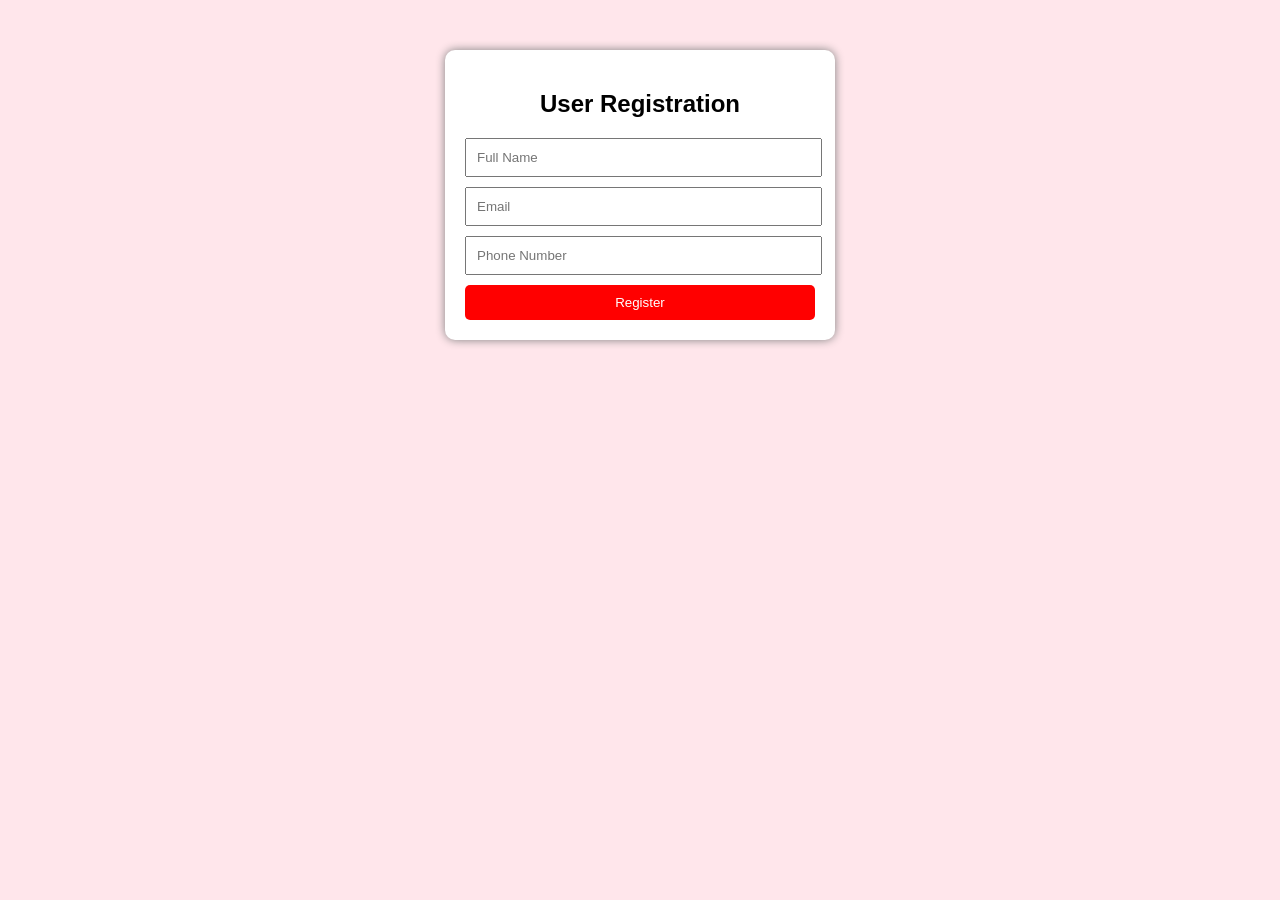
<file: index.html>
<!DOCTYPE html>
<html lang="en">
<head>
    <meta charset="UTF-8">
    <title>User Registration</title>
    <link rel="stylesheet" href="style.css">
</head>
<body>

<div class="container" id="formPage">
    <h2>User Registration</h2>
    <form id="regForm">
        <input type="text" id="name" placeholder="Full Name" required>
        <input type="email" id="email" placeholder="Email" required>
        <input type="text" id="phone" placeholder="Phone Number" required>
        <button type="submit">Register</button>
    </form>
</div>

<div class="container hidden" id="dataPage">
    <h2>Registered Users</h2>
    <table>
        <thead>
            <tr>
                <th>Name</th>
                <th>Email</th>
                <th>Phone</th>
            </tr>
        </thead>
        <tbody id="userTable"></tbody>
    </table>
    <button onclick="goBack()">Back</button>
</div>

<script src="script.js"></script>
</body>
</html>
</file>
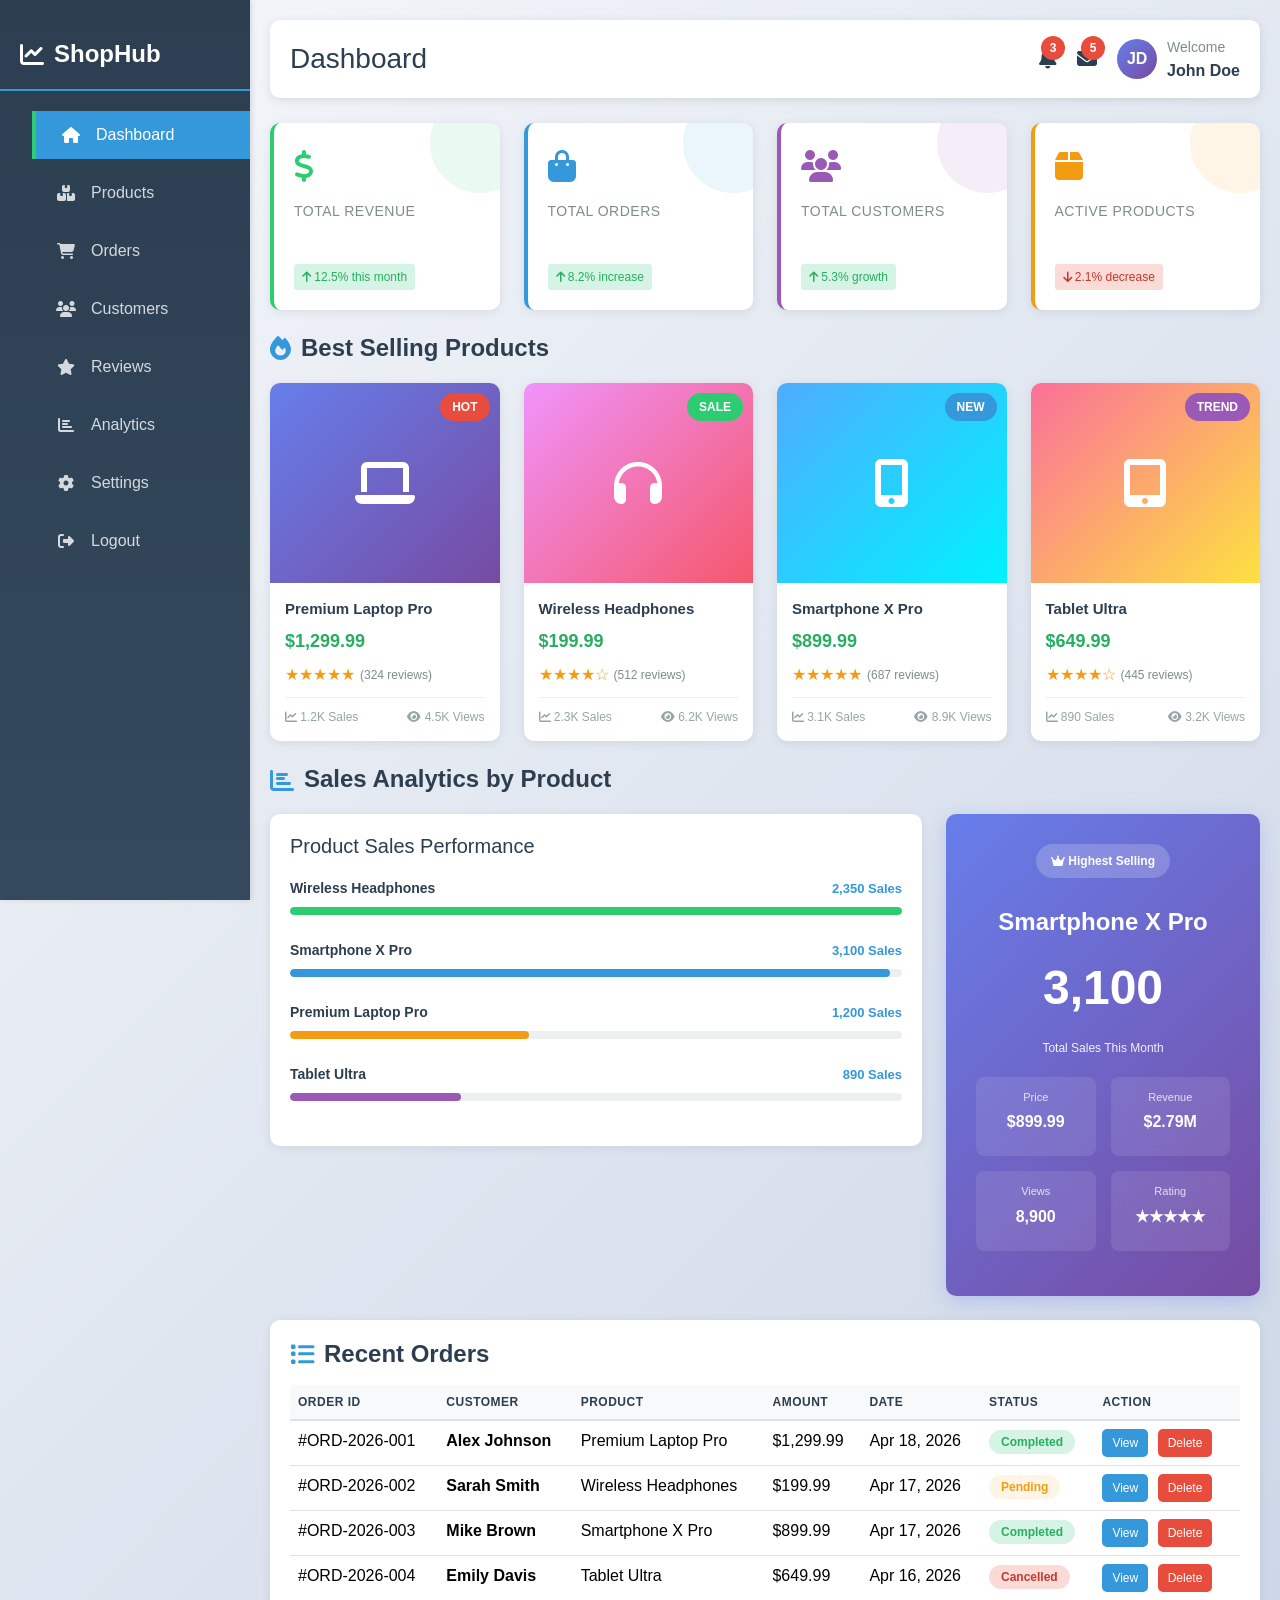
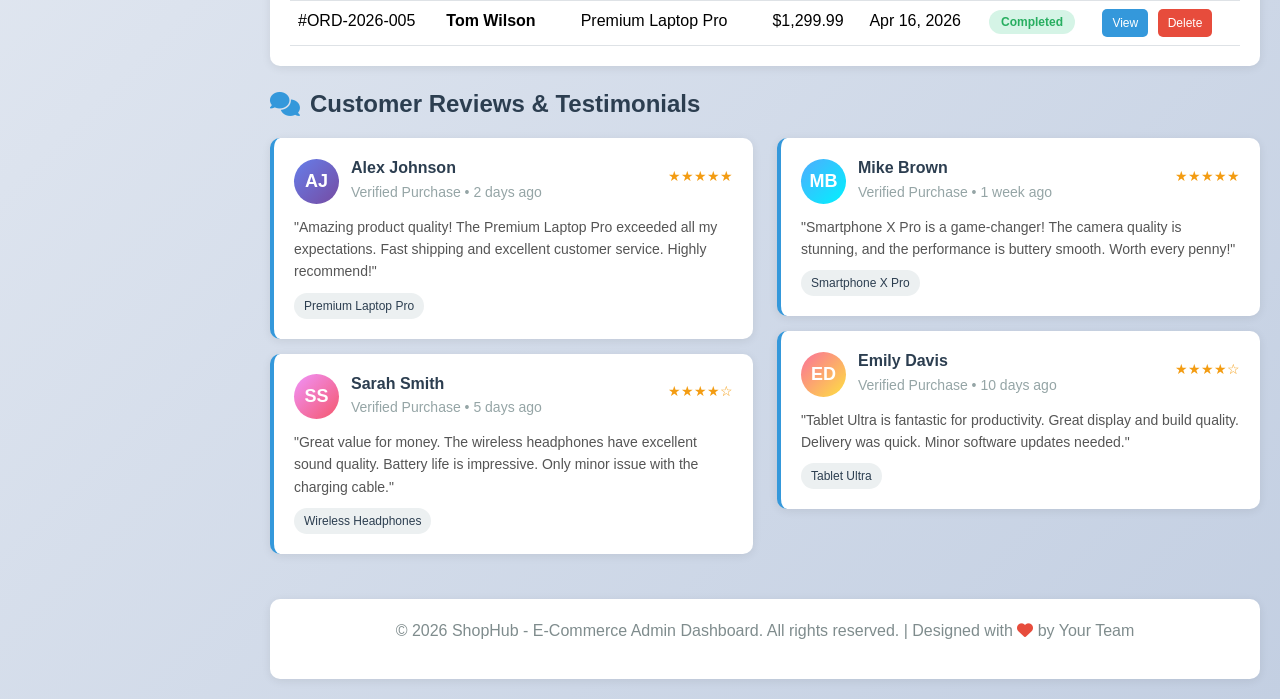
<file: dashboard.html>
<!DOCTYPE html>
<html lang="en">

<head>
    <meta charset="UTF-8">
    <meta name="viewport" content="width=device-width, initial-scale=1.0">
    <title>ECommerce Admin Dashboard</title>
    <!-- Bootstrap CSS -->
    <link href="https://cdnjs.cloudflare.com/ajax/libs/bootstrap/5.3.0/css/bootstrap.min.css" rel="stylesheet">
    <!-- Font Awesome for Icons -->
    <link href="https://cdnjs.cloudflare.com/ajax/libs/font-awesome/6.4.0/css/all.min.css" rel="stylesheet">


    <style>
        * {
            margin: 0;
            padding: 0;
            box-sizing: border-box;
        }

        body {
            font-family: 'Segoe UI', Tahoma, Geneva, Verdana, sans-serif;
            background: linear-gradient(135deg, #f5f7fa 0%, #c3cfe2 100%);
            min-height: 100vh;
        }

        /* SIDEBAR STYLING */
        .sidebar {
            position: fixed;
            left: 0;
            top: 0;
            height: 100vh;
            width: 250px;
            background: linear-gradient(180deg, #2c3e50 0%, #34495e 100%);
            color: white;
            padding-top: 20px;
            overflow-y: auto;
            box-shadow: 2px 0 5px rgba(0, 0, 0, 0.1);
            z-index: 999;
            transition: transform 0.3s ease;
        }

        .sidebar.hide {
            transform: translateX(-100%);
        }

        .sidebar-header {
            padding: 20px;
            border-bottom: 2px solid #3498db;
            margin-bottom: 20px;
        }

        .sidebar-header h2 {
            font-size: 1.5rem;
            font-weight: bold;
            margin: 0;
            display: flex;
            align-items: center;
            gap: 10px;
        }

        .sidebar-menu {
            list-style: none;
        }

        .sidebar-menu li {
            margin: 10px 0;
        }

        .sidebar-menu a {
            display: flex;
            align-items: center;
            gap: 15px;
            padding: 12px 20px;
            color: rgba(255, 255, 255, 0.8);
            text-decoration: none;
            transition: all 0.3s ease;
            border-left: 4px solid transparent;
        }

        .sidebar-menu a:hover,
        .sidebar-menu a.active {
            background-color: #3498db;
            color: white;
            border-left-color: #2ecc71;
            padding-left: 25px;
        }

        .sidebar-menu i {
            width: 20px;
            text-align: center;
        }

        /* MAIN CONTENT */
        .main-content {
            margin-left: 250px;
            padding: 20px;
            transition: margin-left 0.3s ease;
        }

        .main-content.full-width {
            margin-left: 0;
        }

        /* TOP NAVBAR */
        .top-navbar {
            background: white;
            padding: 15px 20px;
            border-radius: 10px;
            box-shadow: 0 2px 10px rgba(0, 0, 0, 0.1);
            margin-bottom: 25px;
            display: flex;
            justify-content: space-between;
            align-items: center;
            flex-wrap: wrap;
            gap: 15px;
        }

        .navbar-left {
            display: flex;
            align-items: center;
            gap: 15px;
        }

        .toggle-btn {
            background: #3498db;
            color: white;
            border: none;
            padding: 8px 12px;
            border-radius: 5px;
            cursor: pointer;
            font-size: 18px;
            transition: all 0.3s ease;
        }

        .toggle-btn:hover {
            background: #2980b9;
        }

        .search-box {
            position: relative;
            flex: 1;
            max-width: 400px;
        }

        .search-box input {
            width: 100%;
            padding: 10px 15px 10px 40px;
            border: 1px solid #ddd;
            border-radius: 5px;
            transition: all 0.3s ease;
        }

        .search-box input:focus {
            outline: none;
            border-color: #3498db;
            box-shadow: 0 0 5px rgba(52, 152, 219, 0.3);
        }

        .search-box i {
            position: absolute;
            left: 12px;
            top: 50%;
            transform: translateY(-50%);
            color: #999;
        }

        .navbar-right {
            display: flex;
            align-items: center;
            gap: 20px;
        }

        .notification-badge {
            position: relative;
            cursor: pointer;
            font-size: 20px;
            color: #2c3e50;
            transition: color 0.3s ease;
        }

        .notification-badge:hover {
            color: #3498db;
        }

        .badge {
            position: absolute;
            top: -8px;
            right: -8px;
            background: #e74c3c;
            color: white;
            border-radius: 50%;
            width: 24px;
            height: 24px;
            display: flex;
            align-items: center;
            justify-content: center;
            font-size: 12px;
            font-weight: bold;
        }

        .user-profile {
            display: flex;
            align-items: center;
            gap: 10px;
            cursor: pointer;
        }

        .user-avatar {
            width: 40px;
            height: 40px;
            border-radius: 50%;
            background: linear-gradient(135deg, #667eea 0%, #764ba2 100%);
            display: flex;
            align-items: center;
            justify-content: center;
            color: white;
            font-weight: bold;
        }

        /* STAT CARDS */
        .stat-card {
            background: white;
            border-radius: 10px;
            padding: 20px;
            box-shadow: 0 2px 10px rgba(0, 0, 0, 0.08);
            transition: all 0.3s ease;
            border-left: 4px solid;
            position: relative;
            overflow: hidden;
        }

        .stat-card:hover {
            transform: translateY(-5px);
            box-shadow: 0 5px 20px rgba(0, 0, 0, 0.15);
        }

        .stat-card.revenue {
            border-left-color: #2ecc71;
        }

        .stat-card.revenue::before {
            content: '';
            position: absolute;
            top: 0;
            right: 0;
            width: 100px;
            height: 100px;
            background: rgba(46, 204, 113, 0.1);
            border-radius: 50%;
            margin: -30px -30px 0 0;
        }

        .stat-card.orders {
            border-left-color: #3498db;
        }

        .stat-card.orders::before {
            content: '';
            position: absolute;
            top: 0;
            right: 0;
            width: 100px;
            height: 100px;
            background: rgba(52, 152, 219, 0.1);
            border-radius: 50%;
            margin: -30px -30px 0 0;
        }

        .stat-card.customers {
            border-left-color: #9b59b6;
        }

        .stat-card.customers::before {
            content: '';
            position: absolute;
            top: 0;
            right: 0;
            width: 100px;
            height: 100px;
            background: rgba(155, 89, 182, 0.1);
            border-radius: 50%;
            margin: -30px -30px 0 0;
        }

        .stat-card.products {
            border-left-color: #f39c12;
        }

        .stat-card.products::before {
            content: '';
            position: absolute;
            top: 0;
            right: 0;
            width: 100px;
            height: 100px;
            background: rgba(243, 156, 18, 0.1);
            border-radius: 50%;
            margin: -30px -30px 0 0;
        }

        .stat-icon {
            font-size: 32px;
            margin-bottom: 10px;
            position: relative;
            z-index: 1;
        }

        .stat-card.revenue .stat-icon {
            color: #2ecc71;
        }

        .stat-card.orders .stat-icon {
            color: #3498db;
        }

        .stat-card.customers .stat-icon {
            color: #9b59b6;
        }

        .stat-card.products .stat-icon {
            color: #f39c12;
        }

        .stat-title {
            font-size: 14px;
            color: #7f8c8d;
            margin-bottom: 8px;
            text-transform: uppercase;
            letter-spacing: 0.5px;
        }

        .stat-value {
            font-size: 28px;
            font-weight: bold;
            color: #2c3e50;
            margin-bottom: 10px;
        }

        .stat-change {
            font-size: 12px;
            display: inline-block;
            padding: 4px 8px;
            border-radius: 3px;
        }

        .stat-change.positive {
            background: #d5f4e6;
            color: #27ae60;
        }

        .stat-change.negative {
            background: #fadbd8;
            color: #c0392b;
        }

        /* SECTION TITLES */
        .section-title {
            font-size: 24px;
            font-weight: bold;
            color: #2c3e50;
            margin-bottom: 20px;
            display: flex;
            align-items: center;
            gap: 10px;
        }

        .section-title i {
            color: #3498db;
        }

        /* PRODUCTS SECTION */
        .product-card {
            background: white;
            border-radius: 10px;
            overflow: hidden;
            box-shadow: 0 2px 10px rgba(0, 0, 0, 0.08);
            transition: all 0.3s ease;
            height: 100%;
            display: flex;
            flex-direction: column;
        }

        .product-card:hover {
            transform: translateY(-5px);
            box-shadow: 0 5px 20px rgba(0, 0, 0, 0.15);
        }

        .product-image {
            width: 100%;
            height: 200px;
            background: linear-gradient(135deg, #667eea 0%, #764ba2 100%);
            display: flex;
            align-items: center;
            justify-content: center;
            color: white;
            font-size: 48px;
            position: relative;
        }

        .product-badge {
            position: absolute;
            top: 10px;
            right: 10px;
            background: #e74c3c;
            color: white;
            padding: 5px 12px;
            border-radius: 20px;
            font-size: 12px;
            font-weight: bold;
        }

        .product-info {
            padding: 15px;
            flex-grow: 1;
            display: flex;
            flex-direction: column;
        }

        .product-name {
            font-weight: bold;
            color: #2c3e50;
            margin-bottom: 8px;
            font-size: 15px;
        }

        .product-price {
            font-size: 18px;
            color: #27ae60;
            font-weight: bold;
            margin-bottom: 8px;
        }

        .product-rating {
            display: flex;
            align-items: center;
            gap: 5px;
            margin-bottom: 10px;
        }

        .product-rating .stars {
            color: #f39c12;
            ;
        }

        .product-rating .rating-text {
            font-size: 12px;
            color: #7f8c8d;
        }

        .product-stats {
            display: flex;
            justify-content: space-between;
            font-size: 12px;
            color: #95a5a6;
            margin-top: auto;
            padding-top: 10px;
            border-top: 1px solid #ecf0f1;
        }

        /* REVIEWS SECTION */
        .review-card {
            background: white;
            border-radius: 10px;
            padding: 20px;
            box-shadow: 0 2px 10px rgba(0, 0, 0, 0.08);
            margin-bottom: 15px;
            transition: all 0.3s ease;
            border-left: 4px solid #3498db;
        }

        .review-card:hover {
            box-shadow: 0 5px 20px rgba(0, 0, 0, 0.15);
        }

        .review-header {
            display: flex;
            align-items: center;
            gap: 12px;
            margin-bottom: 12px;
        }

        .reviewer-avatar {
            width: 45px;
            height: 45px;
            border-radius: 50%;
            background: linear-gradient(135deg, #667eea 0%, #764ba2 100%);
            display: flex;
            align-items: center;
            justify-content: center;
            color: white;
            font-weight: bold;
            font-size: 18px;
        }

        .reviewer-info h6 {
            margin: 0 0 2px 0;
            font-weight: bold;
            color: #2c3e50;
        }

        .reviewer-info small {
            color: #95a5a6;
        }

        .review-rating {
            color: #f39c12;
            font-size: 14px;
            margin-bottom: 10px;
        }

        .review-text {
            color: #555;
            font-size: 14px;
            line-height: 1.6;
            margin-bottom: 10px;
        }

        .review-product {
            display: inline-block;
            background: #ecf0f1;
            padding: 4px 10px;
            border-radius: 15px;
            font-size: 12px;
            color: #2c3e50;
        }

        /* CHART CONTAINER */
        .chart-container {
            background: white;
            border-radius: 10px;
            padding: 20px;
            box-shadow: 0 2px 10px rgba(0, 0, 0, 0.08);
            margin-bottom: 25px;
            position: relative;
            height: 400px;
        }

        /* TABLE STYLING */
        .table-container {
            background: white;
            border-radius: 10px;
            padding: 20px;
            box-shadow: 0 2px 10px rgba(0, 0, 0, 0.08);
            margin-bottom: 25px;
            overflow-x: auto;
        }

        .table {
            margin-bottom: 0;
        }

        .table thead th {
            background: #f8f9fa;
            border-bottom: 2px solid #dee2e6;
            color: #2c3e50;
            font-weight: 600;
            text-transform: uppercase;
            font-size: 12px;
            letter-spacing: 0.5px;
        }

        .table tbody tr {
            transition: all 0.3s ease;
        }

        .table tbody tr:hover {
            background: #f8f9fa;
        }

        .status-badge {
            padding: 5px 12px;
            border-radius: 20px;
            font-size: 12px;
            font-weight: bold;
            text-transform: capitalize;
        }

        .status-badge.completed {
            background: #d5f4e6;
            color: #27ae60;
        }

        .status-badge.pending {
            background: #fef5e7;
            color: #f39c12;
        }

        .status-badge.cancelled {
            background: #fadbd8;
            color: #c0392b;
        }

        /* ACTION BUTTONS */
        .action-btn {
            padding: 5px 10px;
            border-radius: 5px;
            border: none;
            cursor: pointer;
            font-size: 12px;
            transition: all 0.3s ease;
            margin-right: 5px;
        }

        .action-btn.view {
            background: #3498db;
            color: white;
        }

        .action-btn.view:hover {
            background: #2980b9;
        }

        .action-btn.delete {
            background: #e74c3c;
            color: white;
        }

        .action-btn.delete:hover {
            background: #c0392b;
        }

        /* GRID RESPONSIVE */
        @media (max-width: 768px) {
            .sidebar {
                width: 100%;
                height: auto;
                position: relative;
                transform: none;
            }

            .sidebar.hide {
                transform: none;
                display: none;
            }

            .main-content {
                margin-left: 0;
            }

            .top-navbar {
                flex-direction: column;
            }

            .search-box {
                max-width: 100%;
            }

            .stat-card {
                margin-bottom: 15px;
            }

            .chart-container {
                height: 300px;
            }
        }

        /* FOOTER */
        .footer {
            background: white;
            padding: 20px;
            border-radius: 10px;
            text-align: center;
            color: #7f8c8d;
            margin-top: 30px;
            box-shadow: 0 2px 10px rgba(0, 0, 0, 0.08);
        }

        /* ANALYTICS SECTION */
        .analytics-container {
            background: white;
            border-radius: 10px;
            padding: 20px;
            box-shadow: 0 2px 10px rgba(0, 0, 0, 0.08);
        }

        .sales-bar-item {
            margin-bottom: 25px;
        }

        .sales-bar-header {
            display: flex;
            justify-content: space-between;
            align-items: center;
            margin-bottom: 8px;
        }

        .product-label {
            font-weight: 600;
            color: #2c3e50;
            font-size: 14px;
        }

        .sales-number {
            color: #3498db;
            font-weight: bold;
            font-size: 13px;
        }

        .progress-bar {
            height: 8px;
            background-color: #ecf0f1;
            border-radius: 10px;
            overflow: hidden;
        }

        .progress-fill {
            height: 100%;
            border-radius: 10px;
            transition: width 0.3s ease;
        }

        .highest-selling-card {
            background: linear-gradient(135deg, #667eea 0%, #764ba2 100%);
            border-radius: 10px;
            padding: 30px;
            text-align: center;
            color: white;
            box-shadow: 0 5px 20px rgba(102, 126, 234, 0.3);
        }

        .highest-badge {
            display: inline-block;
            background: rgba(255, 255, 255, 0.2);
            padding: 8px 15px;
            border-radius: 20px;
            font-size: 12px;
            font-weight: bold;
            margin-bottom: 15px;
            backdrop-filter: blur(10px);
        }

        .highest-selling-card h4 {
            font-size: 24px;
            font-weight: bold;
            margin: 15px 0;
            color: white;
        }

        .total-sales {
            font-size: 48px;
            font-weight: bold;
            color: #fff;
            margin: 15px 0;
        }

        .sales-label {
            font-size: 12px;
            opacity: 0.9;
            margin-bottom: 20px;
        }

        .sales-stats {
            display: grid;
            grid-template-columns: 1fr 1fr;
            gap: 15px;
            margin-bottom: 15px;
        }

        .stat-item {
            background: rgba(255, 255, 255, 0.1);
            padding: 12px;
            border-radius: 8px;
            backdrop-filter: blur(10px);
        }

        .stat-label {
            display: block;
            font-size: 11px;
            opacity: 0.8;
            margin-bottom: 5px;
        }

        .stat-value {
            display: block;
            font-size: 16px;
            font-weight: bold;
            color: white;
        }

        /* SCROLLBAR STYLING */
        ::-webkit-scrollbar {
            width: 8px;
        }

        ::-webkit-scrollbar-track {
            background: #f1f1f1;
        }

        ::-webkit-scrollbar-thumb {
            background: #888;
            border-radius: 10px;
        }

        ::-webkit-scrollbar-thumb:hover {
            background: #555;
        }

        /* ANIMATIONS */
        @keyframes slideInRight {
            from {
                opacity: 0;
                transform: translateX(30px);
            }

            to {
                opacity: 1;
                transform: translateX(0);
            }
        }

        .animate-in {
            animation: slideInRight 0.5s ease;
        }

        /* Alert Styles */
        .alert-container {
            position: fixed;
            top: 20px;
            right: 20px;
            z-index: 9999;
            max-width: 400px;
        }
    </style>
</head>

<body>
    <!-- SIDEBAR -->
    <aside class="sidebar">
        <div class="sidebar-header">
            <h2>
                <i class="fas fa-chart-line"></i>
                ShopHub
            </h2>
        </div>
        <ul class="sidebar-menu">
            <li>
                <a href="#dashboard" class="active">
                    <i class="fas fa-home"></i>
                    <span>Dashboard</span>
                </a>
            </li>
            <li>
                <a href="#products">
                    <i class="fas fa-boxes"></i>
                    <span>Products</span>
                </a>
            </li>
            <li>
                <a href="#orders">
                    <i class="fas fa-shopping-cart"></i>
                    <span>Orders</span>
                </a>
            </li>
            <li>
                <a href="#customers">
                    <i class="fas fa-users"></i>
                    <span>Customers</span>
                </a>
            </li>
            <li>
                <a href="#reviews">
                    <i class="fas fa-star"></i>
                    <span>Reviews</span>
                </a>
            </li>
            <li>
                <a href="#analytics">
                    <i class="fas fa-chart-bar"></i>
                    <span>Analytics</span>
                </a>
            </li>
            <li>
                <a href="#settings">
                    <i class="fas fa-cog"></i>
                    <span>Settings</span>
                </a>
            </li>
            <li>
                <a href="#logout">
                    <i class="fas fa-sign-out-alt"></i>
                    <span>Logout</span>
                </a>
            </li>
        </ul>
    </aside>

    <!-- MAIN CONTENT -->
    <div class="main-content">
        <!-- TOP NAVBAR -->
        <nav class="top-navbar">
            <div class="navbar-left">
                <h3 style="margin: 0; color: #2c3e50;">Dashboard</h3>
            </div>
            <div class="navbar-right">
                <div class="notification-badge">
                    <i class="fas fa-bell"></i>
                    <span class="badge">3</span>
                </div>
                <div class="notification-badge">
                    <i class="fas fa-envelope"></i>
                    <span class="badge">5</span>
                </div>
                <div class="user-profile">
                    <div class="user-avatar">JD</div>
                    <div>
                        <small style="color: #7f8c8d;">Welcome</small>
                        <br>
                        <strong style="color: #2c3e50;">John Doe</strong>
                    </div>
                </div>
            </div>
        </nav>

        <!-- STATISTICS CARDS -->
        <div class="row mb-4" id="statistics">
            <div class="col-md-6 col-lg-3">
                <div class="stat-card revenue animate-in">
                    <div class="stat-icon">
                        <i class="fas fa-dollar-sign"></i>
                    </div>
                    <div class="stat-title">Total Revenue</div>
                    <div class="stat-value">$45,230</div>
                    <span class="stat-change positive">
                        <i class="fas fa-arrow-up"></i> 12.5% this month
                    </span>
                </div>
            </div>
            <div class="col-md-6 col-lg-3">
                <div class="stat-card orders animate-in">
                    <div class="stat-icon">
                        <i class="fas fa-shopping-bag"></i>
                    </div>
                    <div class="stat-title">Total Orders</div>
                    <div class="stat-value">1,284</div>
                    <span class="stat-change positive">
                        <i class="fas fa-arrow-up"></i> 8.2% increase
                    </span>
                </div>
            </div>
            <div class="col-md-6 col-lg-3">
                <div class="stat-card customers animate-in">
                    <div class="stat-icon">
                        <i class="fas fa-users"></i>
                    </div>
                    <div class="stat-title">Total Customers</div>
                    <div class="stat-value">3,456</div>
                    <span class="stat-change positive">
                        <i class="fas fa-arrow-up"></i> 5.3% growth
                    </span>
                </div>
            </div>
            <div class="col-md-6 col-lg-3">
                <div class="stat-card products animate-in">
                    <div class="stat-icon">
                        <i class="fas fa-box"></i>
                    </div>
                    <div class="stat-title">Active Products</div>
                    <div class="stat-value">892</div>
                    <span class="stat-change negative">
                        <i class="fas fa-arrow-down"></i> 2.1% decrease
                    </span>
                </div>
            </div>
        </div>

        <!-- BEST SELLING PRODUCTS -->
        <div class="mb-4" id="products">
            <h3 class="section-title">
                <i class="fas fa-fire"></i> Best Selling Products
            </h3>
            <div class="row">
                <!-- Product 1 -->
                <div class="col-md-6 col-lg-3">
                    <div class="product-card">
                        <div class="product-image">
                            <i class="fas fa-laptop"></i>
                            <span class="product-badge">HOT</span>
                        </div>
                        <div class="product-info">
                            <div class="product-name">Premium Laptop Pro</div>
                            <div class="product-price">$1,299.99</div>
                            <div class="product-rating">
                                <span class="stars">★★★★★</span>
                                <span class="rating-text">(324 reviews)</span>
                            </div>
                            <div class="product-stats">
                                <span>
                                    <i class="fas fa-chart-line"></i> 1.2K Sales
                                </span>
                                <span>
                                    <i class="fas fa-eye"></i> 4.5K Views
                                </span>
                            </div>
                        </div>
                    </div>
                </div>

                <!-- Product 2 -->
                <div class="col-md-6 col-lg-3">
                    <div class="product-card">
                        <div class="product-image"
                            style="background: linear-gradient(135deg, #f093fb 0%, #f5576c 100%);">
                            <i class="fas fa-headphones"></i>
                            <span class="product-badge" style="background: #2ecc71;">SALE</span>
                        </div>
                        <div class="product-info">
                            <div class="product-name">Wireless Headphones</div>
                            <div class="product-price">$199.99</div>
                            <div class="product-rating">
                                <span class="stars">★★★★☆</span>
                                <span class="rating-text">(512 reviews)</span>
                            </div>
                            <div class="product-stats">
                                <span>
                                    <i class="fas fa-chart-line"></i> 2.3K Sales
                                </span>
                                <span>
                                    <i class="fas fa-eye"></i> 6.2K Views
                                </span>
                            </div>
                        </div>
                    </div>
                </div>

                <!-- Product 3 -->
                <div class="col-md-6 col-lg-3">
                    <div class="product-card">
                        <div class="product-image"
                            style="background: linear-gradient(135deg, #4facfe 0%, #00f2fe 100%);">
                            <i class="fas fa-mobile-alt"></i>
                            <span class="product-badge" style="background: #3498db;">NEW</span>
                        </div>
                        <div class="product-info">
                            <div class="product-name">Smartphone X Pro</div>
                            <div class="product-price">$899.99</div>
                            <div class="product-rating">
                                <span class="stars">★★★★★</span>
                                <span class="rating-text">(687 reviews)</span>
                            </div>
                            <div class="product-stats">
                                <span>
                                    <i class="fas fa-chart-line"></i> 3.1K Sales
                                </span>
                                <span>
                                    <i class="fas fa-eye"></i> 8.9K Views
                                </span>
                            </div>
                        </div>
                    </div>
                </div>

                <!-- Product 4 -->
                <div class="col-md-6 col-lg-3">
                    <div class="product-card">
                        <div class="product-image"
                            style="background: linear-gradient(135deg, #fa709a 0%, #fee140 100%);">
                            <i class="fas fa-tablet-alt"></i>
                            <span class="product-badge" style="background: #9b59b6;">TREND</span>
                        </div>
                        <div class="product-info">
                            <div class="product-name">Tablet Ultra</div>
                            <div class="product-price">$649.99</div>
                            <div class="product-rating">
                                <span class="stars">★★★★☆</span>
                                <span class="rating-text">(445 reviews)</span>
                            </div>
                            <div class="product-stats">
                                <span>
                                    <i class="fas fa-chart-line"></i> 890 Sales
                                </span>
                                <span>
                                    <i class="fas fa-eye"></i> 3.2K Views
                                </span>
                            </div>
                        </div>
                    </div>
                </div>
            </div>
        </div>

        <!-- SALES ANALYTICS BY PRODUCT -->
        <div class="mb-4" id="analytics">
            <h3 class="section-title">
                <i class="fas fa-chart-bar"></i> Sales Analytics by Product
            </h3>
            <div class="row">
                <div class="col-lg-8">
                    <div class="analytics-container">
                        <h5 style="margin-bottom: 20px; color: #2c3e50;">Product Sales Performance</h5>
                        <div class="sales-bar-item">
                            <div class="sales-bar-header">
                                <span class="product-label">Wireless Headphones</span>
                                <span class="sales-number">2,350 Sales</span>
                            </div>
                            <div class="progress-bar">
                                <div class="progress-fill" style="width: 100%; background-color: #2ecc71;"></div>
                            </div>
                        </div>

                        <div class="sales-bar-item">
                            <div class="sales-bar-header">
                                <span class="product-label">Smartphone X Pro</span>
                                <span class="sales-number">3,100 Sales</span>
                            </div>
                            <div class="progress-bar">
                                <div class="progress-fill" style="width: 98%; background-color: #3498db;"></div>
                            </div>
                        </div>

                        <div class="sales-bar-item">
                            <div class="sales-bar-header">
                                <span class="product-label">Premium Laptop Pro</span>
                                <span class="sales-number">1,200 Sales</span>
                            </div>
                            <div class="progress-bar">
                                <div class="progress-fill" style="width: 39%; background-color: #f39c12;"></div>
                            </div>
                        </div>

                        <div class="sales-bar-item">
                            <div class="sales-bar-header">
                                <span class="product-label">Tablet Ultra</span>
                                <span class="sales-number">890 Sales</span>
                            </div>
                            <div class="progress-bar">
                                <div class="progress-fill" style="width: 28%; background-color: #9b59b6;"></div>
                            </div>
                        </div>
                    </div>
                </div>

                <div class="col-lg-4">
                    <div class="highest-selling-card">
                        <div class="highest-badge">
                            <i class="fas fa-crown"></i> Highest Selling
                        </div>
                        <h4>Smartphone X Pro</h4>
                        <div class="total-sales">3,100</div>
                        <div class="sales-label">Total Sales This Month</div>
                        <div class="sales-stats">
                            <div class="stat-item">
                                <span class="stat-label">Price</span>
                                <span class="stat-value">$899.99</span>
                            </div>
                            <div class="stat-item">
                                <span class="stat-label">Revenue</span>
                                <span class="stat-value">$2.79M</span>
                            </div>
                        </div>
                        <div class="sales-stats">
                            <div class="stat-item">
                                <span class="stat-label">Views</span>
                                <span class="stat-value">8,900</span>
                            </div>
                            <div class="stat-item">
                                <span class="stat-label">Rating</span>
                                <span class="stat-value">★★★★★</span>
                            </div>
                        </div>
                    </div>
                </div>
            </div>
        </div>

        <!-- RECENT ORDERS TABLE -->
        <div class="table-container mb-4" id="orders">
            <h3 class="section-title mb-3">
                <i class="fas fa-list"></i> Recent Orders
            </h3>
            <table class="table table-hover">
                <thead>
                    <tr>
                        <th>Order ID</th>
                        <th>Customer</th>
                        <th>Product</th>
                        <th>Amount</th>
                        <th>Date</th>
                        <th>Status</th>
                        <th>Action</th>
                    </tr>
                </thead>
                <tbody>
                    <tr>
                        <td>#ORD-2026-001</td>
                        <td>
                            <strong>Alex Johnson</strong>
                        </td>
                        <td>Premium Laptop Pro</td>
                        <td>$1,299.99</td>
                        <td>Apr 18, 2026</td>
                        <td>
                            <span class="status-badge completed">Completed</span>
                        </td>
                        <td>
                            <button class="action-btn view">View</button>
                            <button class="action-btn delete">Delete</button>
                        </td>
                    </tr>
                    <tr>
                        <td>#ORD-2026-002</td>
                        <td>
                            <strong>Sarah Smith</strong>
                        </td>
                        <td>Wireless Headphones</td>
                        <td>$199.99</td>
                        <td>Apr 17, 2026</td>
                        <td>
                            <span class="status-badge pending">Pending</span>
                        </td>
                        <td>
                            <button class="action-btn view">View</button>
                            <button class="action-btn delete">Delete</button>
                        </td>
                    </tr>
                    <tr>
                        <td>#ORD-2026-003</td>
                        <td>
                            <strong>Mike Brown</strong>
                        </td>
                        <td>Smartphone X Pro</td>
                        <td>$899.99</td>
                        <td>Apr 17, 2026</td>
                        <td>
                            <span class="status-badge completed">Completed</span>
                        </td>
                        <td>
                            <button class="action-btn view">View</button>
                            <button class="action-btn delete">Delete</button>
                        </td>
                    </tr>
                    <tr>
                        <td>#ORD-2026-004</td>
                        <td>
                            <strong>Emily Davis</strong>
                        </td>
                        <td>Tablet Ultra</td>
                        <td>$649.99</td>
                        <td>Apr 16, 2026</td>
                        <td>
                            <span class="status-badge cancelled">Cancelled</span>
                        </td>
                        <td>
                            <button class="action-btn view">View</button>
                            <button class="action-btn delete">Delete</button>
                        </td>
                    </tr>
                    <tr>
                        <td>#ORD-2026-005</td>
                        <td>
                            <strong>Tom Wilson</strong>
                        </td>
                        <td>Premium Laptop Pro</td>
                        <td>$1,299.99</td>
                        <td>Apr 16, 2026</td>
                        <td>
                            <span class="status-badge completed">Completed</span>
                        </td>
                        <td>
                            <button class="action-btn view">View</button>
                            <button class="action-btn delete">Delete</button>
                        </td>
                    </tr>
                </tbody>
            </table>
        </div>

        <!-- CUSTOMER REVIEWS -->
        <div class="mb-4" id="reviews">
            <h3 class="section-title">
                <i class="fas fa-comments"></i> Customer Reviews & Testimonials
            </h3>
            <div class="row">
                <div class="col-lg-6">
                    <div class="review-card">
                        <div class="review-header">
                            <div class="reviewer-avatar">AJ</div>
                            <div class="reviewer-info flex-grow-1">
                                <h6>Alex Johnson</h6>
                                <small>Verified Purchase • 2 days ago</small>
                            </div>
                            <div class="review-rating">
                                ★★★★★
                            </div>
                        </div>
                        <div class="review-text">
                            "Amazing product quality! The Premium Laptop Pro exceeded all my expectations. Fast shipping
                            and excellent customer service. Highly recommend!"
                        </div>
                        <span class="review-product">Premium Laptop Pro</span>
                    </div>

                    <div class="review-card">
                        <div class="review-header">
                            <div class="reviewer-avatar"
                                style="background: linear-gradient(135deg, #f093fb 0%, #f5576c 100%);">SS</div>
                            <div class="reviewer-info flex-grow-1">
                                <h6>Sarah Smith</h6>
                                <small>Verified Purchase • 5 days ago</small>
                            </div>
                            <div class="review-rating">
                                ★★★★☆
                            </div>
                        </div>
                        <div class="review-text">
                            "Great value for money. The wireless headphones have excellent sound quality. Battery life
                            is impressive. Only minor issue with the charging cable."
                        </div>
                        <span class="review-product">Wireless Headphones</span>
                    </div>
                </div>
                <div class="col-lg-6">
                    <div class="review-card">
                        <div class="review-header">
                            <div class="reviewer-avatar"
                                style="background: linear-gradient(135deg, #4facfe 0%, #00f2fe 100%);">MB</div>
                            <div class="reviewer-info flex-grow-1">
                                <h6>Mike Brown</h6>
                                <small>Verified Purchase • 1 week ago</small>
                            </div>
                            <div class="review-rating">
                                ★★★★★
                            </div>
                        </div>
                        <div class="review-text">
                            "Smartphone X Pro is a game-changer! The camera quality is stunning, and the performance is
                            buttery smooth. Worth every penny!"
                        </div>
                        <span class="review-product">Smartphone X Pro</span>
                    </div>

                    <div class="review-card">
                        <div class="review-header">
                            <div class="reviewer-avatar"
                                style="background: linear-gradient(135deg, #fa709a 0%, #fee140 100%);">ED</div>
                            <div class="reviewer-info flex-grow-1">
                                <h6>Emily Davis</h6>
                                <small>Verified Purchase • 10 days ago</small>
                            </div>
                            <div class="review-rating">
                                ★★★★☆
                            </div>
                        </div>
                        <div class="review-text">
                            "Tablet Ultra is fantastic for productivity. Great display and build quality. Delivery was
                            quick. Minor software updates needed."
                        </div>
                        <span class="review-product">Tablet Ultra</span>
                    </div>
                </div>
            </div>
        </div>

        <!-- FOOTER -->
        <footer class="footer">
            <p>&copy; 2026 ShopHub - E-Commerce Admin Dashboard. All rights reserved. | Designed with <i
                    class="fas fa-heart" style="color: #e74c3c;"></i> by Your Team</p>
        </footer>
    </div>

</body>

</html>
</file>
<file: style.css>
body {
    font-family: Arial;
    background: #ffe6eb;
    margin: 0;
    padding: 0;
}

/* FORM CONTAINER */
.container {
    background: white;
    padding: 20px;
    margin: 50px auto;
    width: 350px;
    border-radius: 10px;
    box-shadow: 0 0 10px gray;
    text-align: center;
}

/* DATA PAGE FULL WIDTH */
#dataPage {
    width: 80%;
    max-width: 900px;
}

/* INPUTS */
input {
    display: block;
    width: 95%;
    margin: 10px auto;
    padding: 10px;
}

/* BUTTON */
button {
    background: red;
    color: white;
    border: none;
    padding: 10px;
    width: 100%;
    cursor: pointer;
    border-radius: 5px;
}

/* HIDE */
.hidden {
    display: none;
}

/* TABLE FIX */
table {
    width: 100%;
    border-collapse: collapse;
    margin-top: 20px;
}

/* HEADER */
th {
    background: red;
    color: white;
}

/* CELLS */
th, td {
    border: 1px solid #ccc;
    padding: 10px;
    text-align: center;
}

/* RESPONSIVE FIX */
@media (max-width: 600px) {
    #dataPage {
        width: 95%;
    }

    table {
        font-size: 12px;
    }
}
</file>
